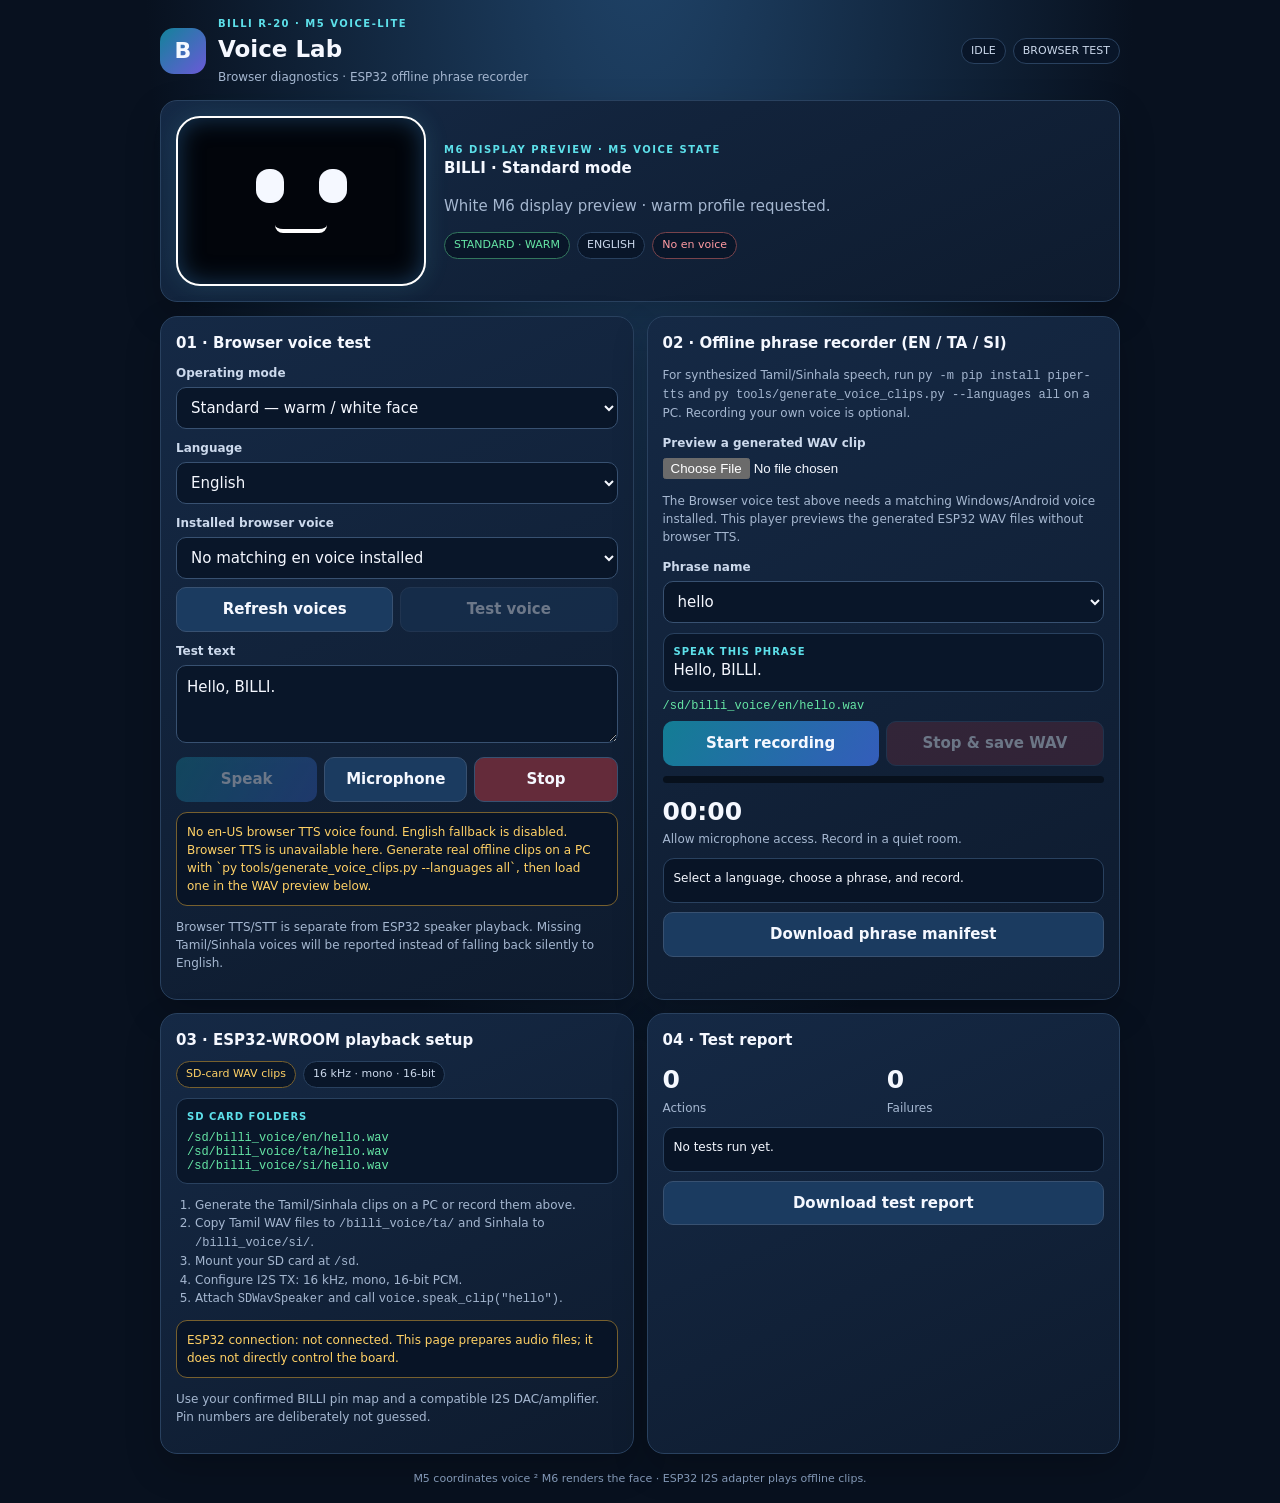
<file: index.html>
<!doctype html>
<html lang="en"><head>
<meta charset="utf-8"><meta name="viewport" content="width=device-width,initial-scale=1">
<meta http-equiv="refresh" content="0;url=mobile_test.html">
<title>BILLI R-20 Voice Lab</title></head>
<body><p>Opening <a href="mobile_test.html">BILLI R-20 Voice Lab</a>…</p>
<script>location.replace(new URL('mobile_test.html',location.href).href);</script></body></html>
</file>
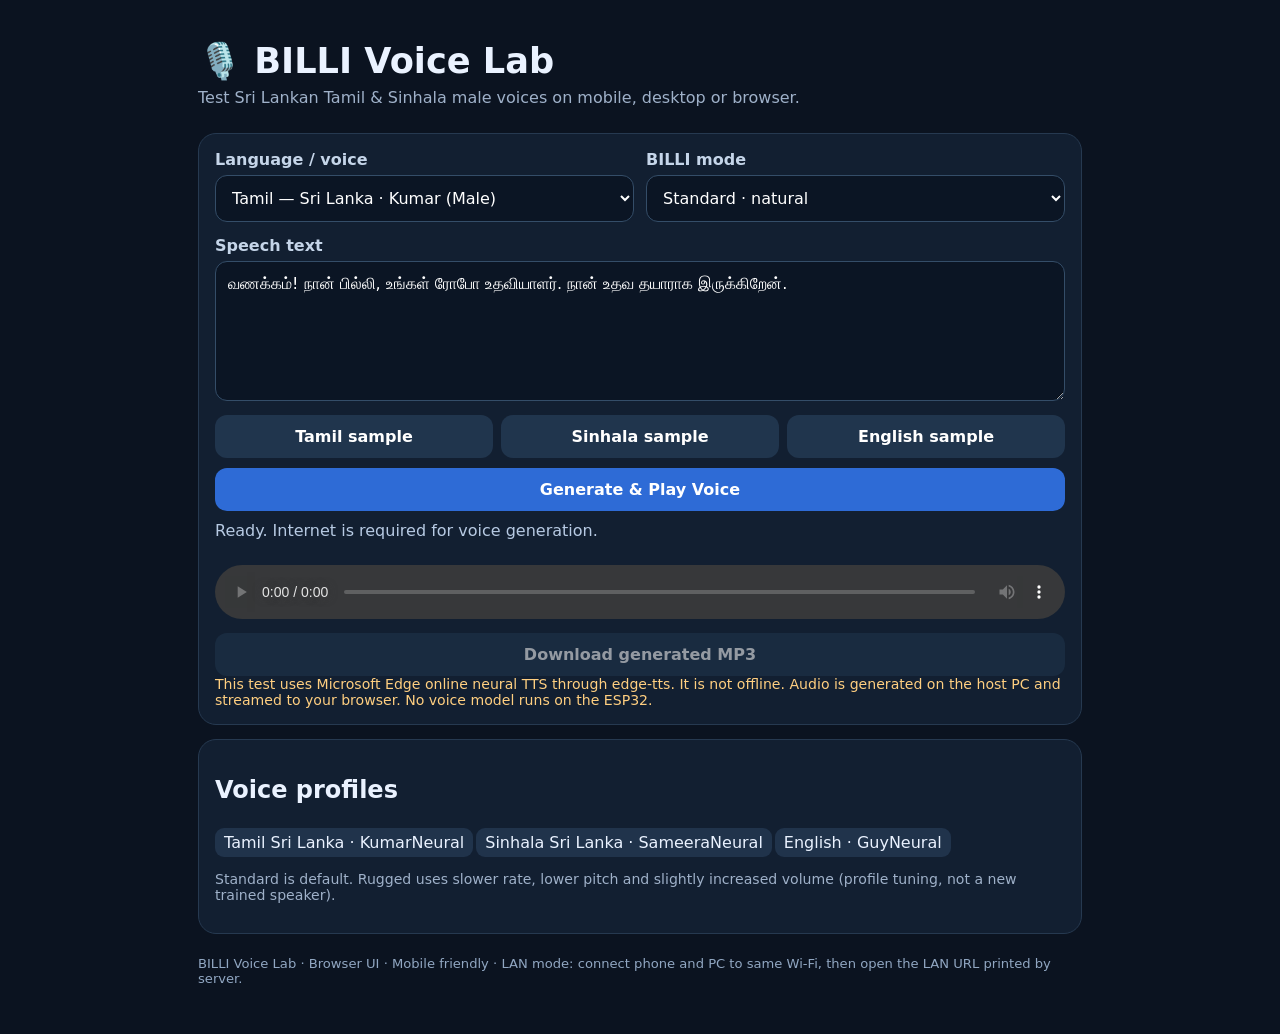
<file: piper-local/browser-test/web/index.html>
<!doctype html><html lang="en"><head><meta charset="utf-8"><meta name="viewport" content="width=device-width,initial-scale=1"><meta name="theme-color" content="#0b1320"><title>BILLI Voice Lab — Tamil/Sinhala</title><style>
:root{color-scheme:dark;font:16px system-ui;background:#0b1320;color:#eaf2ff}*{box-sizing:border-box}body{margin:0;padding:18px;max-width:920px;margin:auto}.head{padding:22px 0 12px}h1{font-size:clamp(1.5rem,4vw,2.2rem);margin:0}.sub{color:#9fb1c9;margin-top:6px}.panel{background:#121f31;border:1px solid #263950;border-radius:18px;padding:16px;margin:14px 0}.row{display:flex;gap:12px;flex-wrap:wrap}.field{flex:1;min-width:140px}label{display:block;color:#c5d5e9;font-weight:650;margin-bottom:6px}select,textarea,button{width:100%;font:inherit;border-radius:12px;padding:12px;border:1px solid #344d68;background:#0b1524;color:#fff}textarea{min-height:140px;resize:vertical}button{background:#2e6bd6;border:0;font-weight:700;cursor:pointer;margin-top:10px}button.secondary{background:#20354d}button:disabled{opacity:.55}.presets{display:flex;gap:8px;flex-wrap:wrap}.presets button{width:auto;flex:1;min-width:100px}.status{min-height:26px;color:#b7cae3;margin:10px 0}.warning{font-size:.88rem;color:#ffcf80}.audio{width:100%;margin-top:8px}.small{font-size:.88rem;color:#9fb1c9}.tag{display:inline-block;padding:5px 9px;border-radius:9px;background:#20334b;margin:4px 3px 0 0}.foot{font-size:.82rem;color:#91a7c2;padding:8px 0 30px}@media(max-width:540px){body{padding:12px}.panel{padding:13px}.field{min-width:100%}}
</style></head><body><header class="head"><h1>🎙️ BILLI Voice Lab</h1><div class="sub">Test Sri Lankan Tamil & Sinhala male voices on mobile, desktop or browser.</div></header><section class="panel"><div class="row"><div class="field"><label for="language">Language / voice</label><select id="language"><option value="ta">Tamil — Sri Lanka · Kumar (Male)</option><option value="si">Sinhala — Sri Lanka · Sameera (Male)</option><option value="en">English — Guy (Male)</option></select></div><div class="field"><label for="mode">BILLI mode</label><select id="mode"><option value="standard">Standard · natural</option><option value="rugged">Rugged · lower/slower</option></select></div></div><label for="text" style="margin-top:14px">Speech text</label><textarea id="text" lang="ta">வணக்கம்! நான் பில்லி, உங்கள் ரோபோ உதவியாளர். நான் உதவ தயாராக இருக்கிறேன்.</textarea><div class="presets"><button class="secondary" data-lang="ta">Tamil sample</button><button class="secondary" data-lang="si">Sinhala sample</button><button class="secondary" data-lang="en">English sample</button></div><button id="speak">Generate & Play Voice</button><div class="status" id="status">Ready. Internet is required for voice generation.</div><audio id="audio" class="audio" controls></audio><button class="secondary" id="download" disabled>Download generated MP3</button><div class="warning">This test uses Microsoft Edge online neural TTS through edge-tts. It is not offline. Audio is generated on the host PC and streamed to your browser. No voice model runs on the ESP32.</div></section><section class="panel"><h2>Voice profiles</h2><span class="tag">Tamil Sri Lanka · KumarNeural</span><span class="tag">Sinhala Sri Lanka · SameeraNeural</span><span class="tag">English · GuyNeural</span><p class="small">Standard is default. Rugged uses slower rate, lower pitch and slightly increased volume (profile tuning, not a new trained speaker).</p></section><div class="foot">BILLI Voice Lab · Browser UI · Mobile friendly · LAN mode: connect phone and PC to same Wi-Fi, then open the LAN URL printed by server.</div><script>
const samples={ta:'வணக்கம்! நான் பில்லி, உங்கள் ரோபோ உதவியாளர். நான் உதவ தயாராக இருக்கிறேன். நான் கேட்கிறேன். தயவுசெய்து பேசுங்கள். தடையை கண்டறிந்தேன். பாதுகாப்பாக நிறுத்துகிறேன்.',si:'ආයුබෝවන්! මම බිලි, ඔබගේ රොබෝ සහායකයා. මම ඔබට උදව් කිරීමට සූදානම්. මම සවන් දෙමින් සිටිමි. කරුණාකර කතා කරන්න. ඉදිරියේ බාධාවක් හඳුනාගෙන ඇත. ආරක්ෂිතව නවත්වනවා.',en:'Hello! I am BILLI, your robot assistant. I am ready to help. I am listening. Obstacle detected. Stopping safely.'};
const lang=document.querySelector('#language'),mode=document.querySelector('#mode'),text=document.querySelector('#text'),status=document.querySelector('#status'),audio=document.querySelector('#audio'),speak=document.querySelector('#speak'),download=document.querySelector('#download');document.querySelectorAll('[data-lang]').forEach(b=>b.onclick=()=>{lang.value=b.dataset.lang;text.value=samples[b.dataset.lang];text.lang=b.dataset.lang});lang.onchange=()=>{text.value=samples[lang.value];text.lang=lang.value};let lastBlob=null;speak.onclick=async()=>{const content=text.value.trim();if(!content){status.textContent='Enter speech text first.';return}speak.disabled=true;download.disabled=true;status.textContent='Generating speech online…';try{const r=await fetch('/api/speak',{method:'POST',headers:{'Content-Type':'application/json'},body:JSON.stringify({language:lang.value,mode:mode.value,text:content})});if(!r.ok)throw new Error(await r.text());lastBlob=await r.blob();audio.src=URL.createObjectURL(lastBlob);await audio.play();status.textContent='Generated and playing. Voice: '+lang.options[lang.selectedIndex].text+' / '+mode.value;download.disabled=false}catch(e){status.textContent='Error: '+e.message+' — check internet/server logs.'}finally{speak.disabled=false}};download.onclick=()=>{if(!lastBlob)return;const a=document.createElement('a');a.href=URL.createObjectURL(lastBlob);a.download='billi-'+lang.value+'-'+mode.value+'.mp3';a.click()};
</script></body></html>
</file>
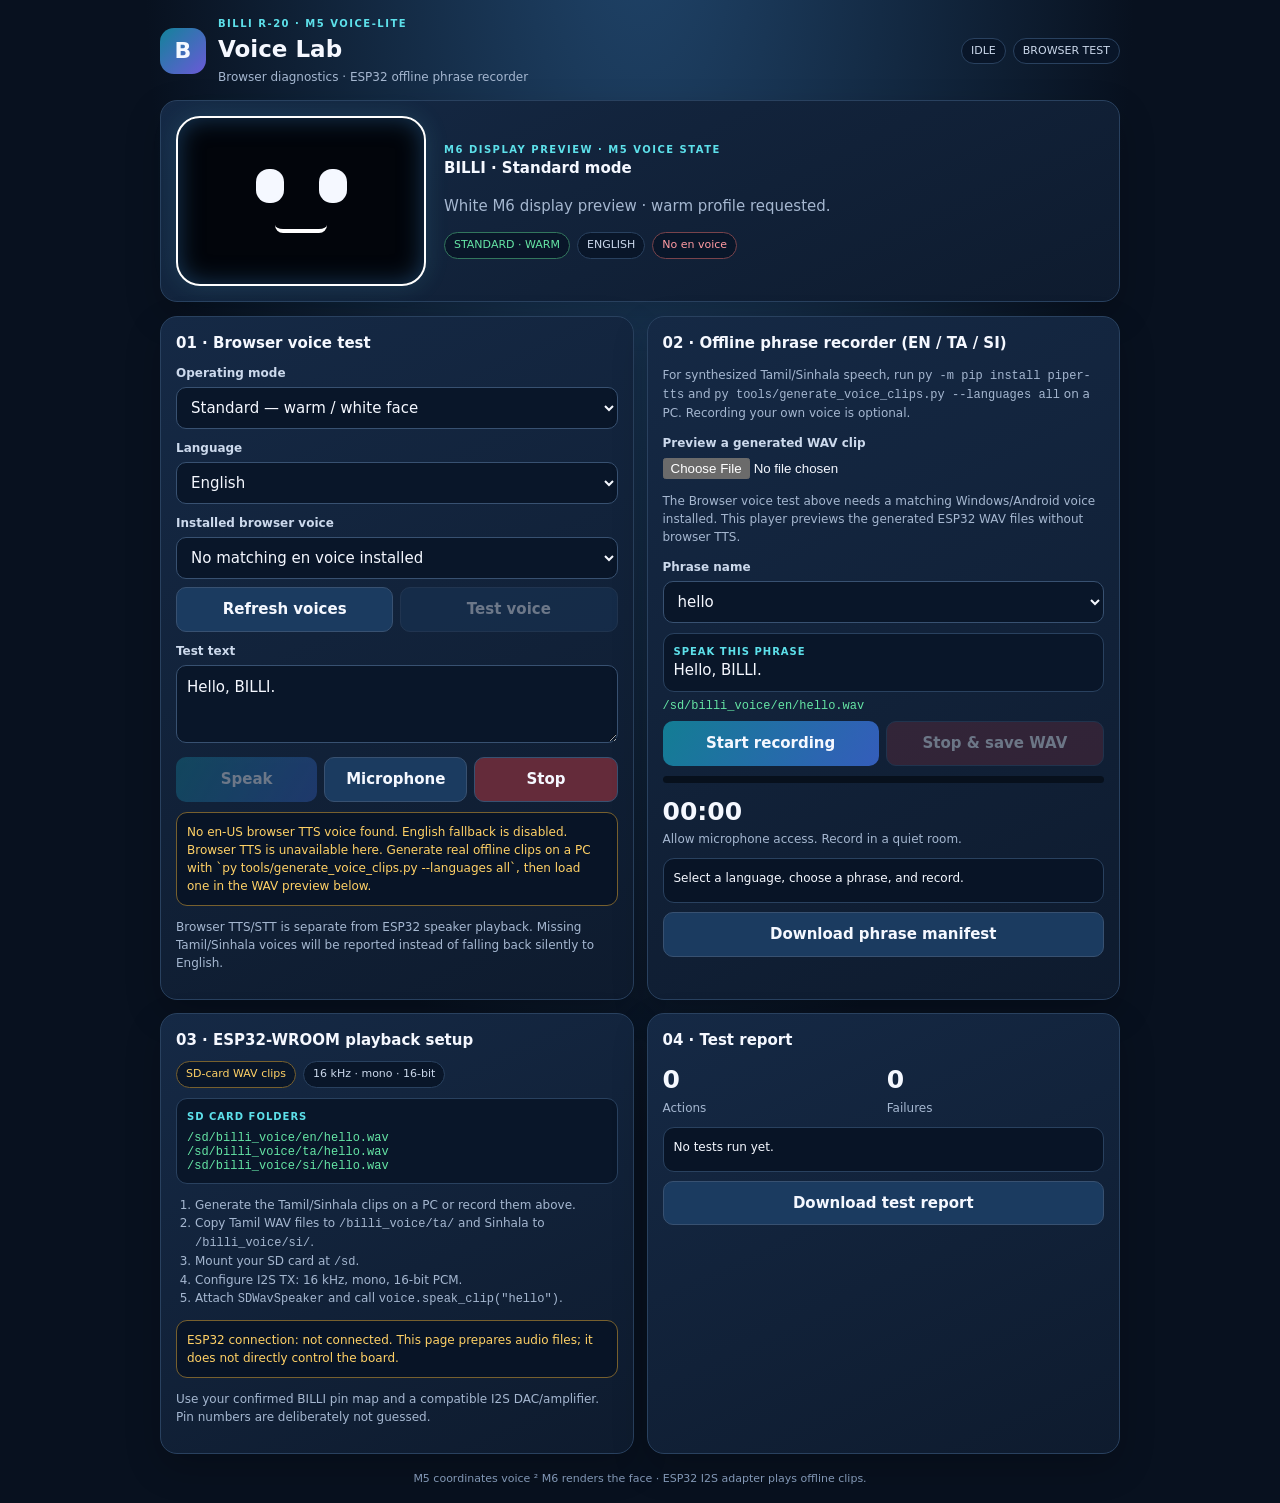
<file: mobile_test.html>
<!doctype html><html lang="en"><head><meta charset="utf-8"><meta name="viewport" content="width=device-width,initial-scale=1"><meta name="theme-color" content="#08111f"><title>BILLI R-20 Voice Lab</title>
<link rel="stylesheet" href="voice_tester.css"></head><body><main>
<header class="top"><div class="brand"><div class="logo">B</div><div><div class="eyebrow">BILLI R-20 · M5 VOICE-LITE</div><h1>Voice Lab</h1><div class="small muted">Browser diagnostics · ESP32 offline phrase recorder</div></div></div><div class="badges"><span class="badge" id="state">IDLE</span><span class="badge" id="runtime">BROWSER TEST</span></div></header>
<section class="panel facepanel" style="margin-top:14px"><div class="face" id="face"><div class="eyes"><i class="eye"></i><i class="eye"></i></div><div class="mouth"></div></div><div><div class="eyebrow">M6 DISPLAY PREVIEW · M5 VOICE STATE</div><h2 id="faceTitle">BILLI is ready</h2><p class="muted" id="faceCaption">Choose a language and run a test. This is a browser display preview, not a live ESP32 display connection.</p><div class="badges"><span id="modeBadge" class="badge good">STANDARD · WARM</span><span id="langBadge" class="badge">ENGLISH</span><span id="voiceBadge" class="badge warn">Checking voices</span></div></div></section>
<div class="grid">
<section class="panel"><h2>01 · Browser voice test</h2><label for="mode">Operating mode</label><select id="mode"><option value="standard">Standard — warm / white face</option><option value="rugged">Rugged — firm / red face</option></select><label for="lang">Language</label><select id="lang"><option value="en-US">English</option><option value="ta-IN">Tamil</option><option value="si-LK">Sinhala</option></select><label for="voice">Installed browser voice</label><select id="voice"><option>No matching voice</option></select><div class="row"><button id="refresh">Refresh voices</button><button id="testVoice">Test voice</button></div><label for="text">Test text</label><textarea id="text">Hello, BILLI. I am ready.</textarea><div class="row"><button id="speak" class="primary">Speak</button><button id="listen">Microphone</button><button id="stop" class="stop">Stop</button></div><div class="status" id="browserStatus">Checking browser speech services…</div><p class="muted small">Browser TTS/STT is separate from ESP32 speaker playback. Missing Tamil/Sinhala voices will be reported instead of falling back silently to English.</p></section>
<section class="panel"><h2>02 · Offline phrase recorder (EN / TA / SI)</h2><p class="muted small">For synthesized Tamil/Sinhala speech, run <code>py -m pip install piper-tts</code> and <code>py tools/generate_voice_clips.py --languages all</code> on a PC. Recording your own voice is optional.</p><label for="previewFile">Preview a generated WAV clip</label><input id="previewFile" type="file" accept=".wav,audio/wav"><audio id="previewAudio" controls hidden></audio><p class="muted small">The Browser voice test above needs a matching Windows/Android voice installed. This player previews the generated ESP32 WAV files without browser TTS.</p><label for="clip">Phrase name</label><select id="clip"></select><div class="prompt"><b>Speak this phrase</b><div id="prompt"></div></div><div class="path" id="target"></div><div class="row"><button id="record" class="primary">Start recording</button><button id="save" class="stop" disabled>Stop & save WAV</button></div><div class="progress"><i id="bar"></i></div><div class="metric" id="timer">00:00</div><div class="muted small">Allow microphone access. Record in a quiet room.</div><div class="status" id="recordStatus">Select a language, choose a phrase, and record.</div><button id="manifest" style="margin-top:9px">Download phrase manifest</button></section>
<section class="panel"><h2>03 · ESP32-WROOM playback setup</h2><div class="badges"><span class="badge warn">SD-card WAV clips</span><span class="badge">16 kHz · mono · 16-bit</span></div><div class="prompt"><b>SD card folders</b><div class="path">/sd/billi_voice/en/hello.wav<br>/sd/billi_voice/ta/hello.wav<br>/sd/billi_voice/si/hello.wav</div></div><ol class="muted small" style="padding-left:19px"><li>Generate the Tamil/Sinhala clips on a PC or record them above.</li><li>Copy Tamil WAV files to <code>/billi_voice/ta/</code> and Sinhala to <code>/billi_voice/si/</code>.</li><li>Mount your SD card at <code>/sd</code>.</li><li>Configure I2S TX: 16 kHz, mono, 16-bit PCM.</li><li>Attach <code>SDWavSpeaker</code> and call <code>voice.speak_clip("hello")</code>.</li></ol><div class="status warn">ESP32 connection: not connected. This page prepares audio files; it does not directly control the board.</div><p class="small muted">Use your confirmed BILLI pin map and a compatible I2S DAC/amplifier. Pin numbers are deliberately not guessed.</p></section>
<section class="panel"><h2>04 · Test report</h2><div class="row"><div><div class="metric" id="runs">0</div><div class="muted small">Actions</div></div><div><div class="metric" id="fails">0</div><div class="muted small">Failures</div></div></div><div class="status" id="log">No tests run yet.</div><button id="report" style="margin-top:9px">Download test report</button></section>
</div><div class="footer">M5 coordinates voice ² M6 renders the face · ESP32 I2S adapter plays offline clips.</div></main>
<script src="voice_tester.js" defer></script></body></html>
</file>
<file: voice_tester.css>
:root{color-scheme:dark;--bg:#08111f;--p:#12223a;--line:#29415f;--muted:#a5b7d0;--cyan:#5de0ea;--green:#65e5a5;--red:#ff5364;--amber:#ffd166}*{box-sizing:border-box}body{margin:0;padding:16px;background:radial-gradient(ellipse at 50% -10%,#20456b,var(--bg) 55%);color:#f5f8ff;font:15px/1.5 system-ui,sans-serif}main{max-width:960px;margin:auto}.top{display:flex;align-items:center;justify-content:space-between;gap:12px;flex-wrap:wrap}.brand{display:flex;align-items:center;gap:12px}.logo{width:46px;height:46px;border-radius:14px;background:linear-gradient(135deg,#12839a,#6b59d8);display:grid;place-items:center;font-size:22px;font-weight:900}.eyebrow{color:var(--cyan);font-size:10px;letter-spacing:.15em;font-weight:800}.top h1{font-size:23px;margin:1px 0}.muted{color:var(--muted)}.small{font-size:12px}.grid{display:grid;grid-template-columns:1fr 1fr;gap:13px;margin-top:14px}.panel{background:linear-gradient(155deg,#152945,#0e1b2e);border:1px solid var(--line);border-radius:17px;padding:15px;box-shadow:0 14px 36px #0003}.panel h2{font-size:15px;margin:0 0 10px}.facepanel{grid-column:1/-1;display:grid;grid-template-columns:250px 1fr;gap:18px;align-items:center}.face{height:170px;border:2px solid #fff;border-radius:24px;background:#02050b;display:flex;flex-direction:column;align-items:center;justify-content:center;gap:22px;box-shadow:inset 0 0 24px #173858,0 0 24px #5de0ea22}.face.rugged{border-color:var(--red);box-shadow:inset 0 0 24px #55121b,0 0 20px #ff536422}.eyes{display:flex;gap:35px}.eye{width:28px;height:34px;border-radius:13px;background:#f5f8ff;animation:blink 5s infinite}.rugged .eye{background:var(--red)}.mouth{width:52px;height:8px;border-bottom:4px solid #fff;border-radius:0 0 20px 20px}.rugged .mouth{border-color:var(--red)}.face.speaking .mouth{height:23px;width:38px;border:3px solid currentColor;border-radius:50%;animation:talk .17s infinite alternate}.face.listening .eye{box-shadow:0 0 18px var(--cyan)}@keyframes blink{0%,47%,51%,100%{transform:scaleY(1)}49%{transform:scaleY(.08)}}@keyframes talk{to{transform:scaleY(.35)}}.badges{display:flex;gap:7px;flex-wrap:wrap}.badge{padding:4px 9px;border:1px solid var(--line);border-radius:30px;background:#091629;color:#cbd8eb;font-size:11px}.good{color:var(--green);border-color:#32765d}.warn{color:var(--amber);border-color:#77602e}.bad{color:#ff9aa2;border-color:#78434b}label{display:block;margin:10px 0 5px;color:#ccd9ec;font-size:12px;font-weight:750}select,textarea,button{width:100%;padding:10px;border:1px solid #385171;border-radius:10px;background:#091629;color:#f5f8ff;font:inherit}textarea{min-height:78px;resize:vertical}button{cursor:pointer;background:#1b3b60;font-weight:750}button:hover{filter:brightness(1.18)}button:disabled{opacity:.4;cursor:not-allowed}.primary{background:linear-gradient(120deg,#137d94,#345dbb);border:0}.stop{background:#642b3a}.row{display:flex;gap:7px;margin-top:8px}.row>*{flex:1}.status{white-space:pre-wrap;overflow-wrap:anywhere;background:#081426;border:1px solid var(--line);border-radius:11px;padding:10px;margin-top:10px;min-height:45px;font-size:12px}.status.ok{border-color:#32765d}.status.warn{border-color:#77602e}.status.bad{border-color:#78434b}.prompt{background:#091629;border:1px solid var(--line);border-radius:11px;padding:10px;margin-top:10px}.prompt b{display:block;color:var(--cyan);font-size:10px;letter-spacing:.1em;text-transform:uppercase}.path{font:12px ui-monospace,monospace;color:var(--green);overflow-wrap:anywhere;margin-top:7px}.progress{height:7px;background:#07101c;border-radius:9px;margin:10px 0;overflow:hidden}.progress i{display:block;width:0;height:100%;background:linear-gradient(90deg,#42c5df,#65e5a5)}.metric{font-size:25px;font-weight:900}.footer{text-align:center;color:#8297b5;font-size:11px;padding:17px 0 4px}@media(max-width:680px){body{padding:11px}.grid{grid-template-columns:1fr}.facepanel{grid-template-columns:1fr}.face{height:145px}.top h1{font-size:20px}}
</file>
